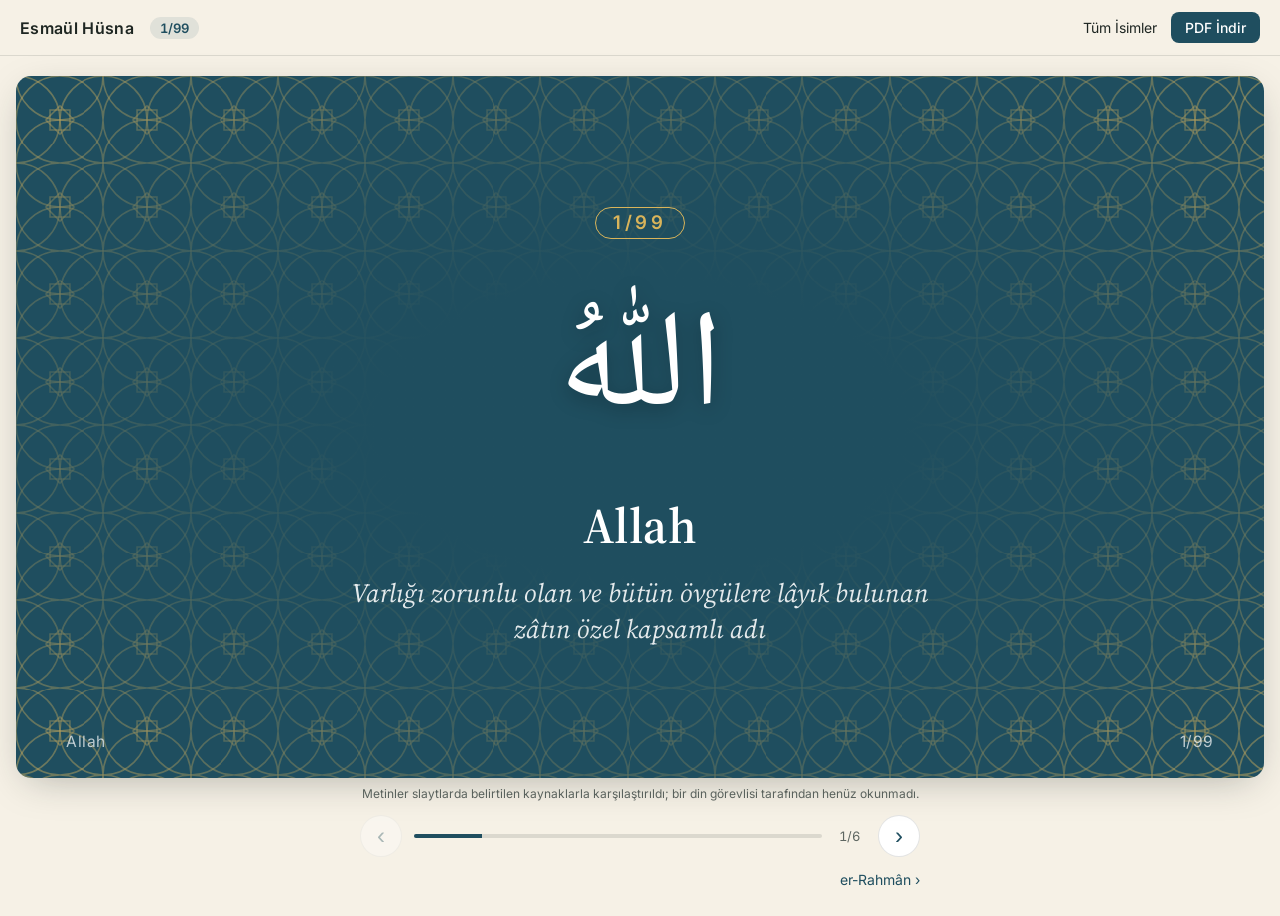
<file: index.html>
<!doctype html>
<html lang="tr">
<head>
  <meta charset="utf-8">
  <meta name="viewport" content="width=device-width, initial-scale=1">
  <title>Esmaül Hüsna</title>
  <meta name="description" content="Her gün 99 esmadan biri, görsellerle zenginleştirilmiş bir sunum olarak.">
  <link rel="preconnect" href="https://fonts.googleapis.com">
  <link rel="preconnect" href="https://fonts.gstatic.com" crossorigin>
  <link rel="stylesheet" href="https://fonts.googleapis.com/css2?family=Noto+Naskh+Arabic:wght@400;600;700&family=Source+Serif+4:ital,opsz,wght@0,8..60,400;0,8..60,600;1,8..60,400&family=Inter:wght@400;500;600&display=swap">
  <link rel="stylesheet" href="css/stil.css">
  <link rel="stylesheet" href="css/yazdir.css" media="print">
</head>
<body>
  <header class="ust-bar">
    <a id="marka" class="marka" href="index.html">Esmaül Hüsna</a>
    <span id="sayac" class="sayac">–/99</span>
    <nav class="ust-linkler">
      <a id="arsiv-link" href="arsiv.html">Tüm İsimler</a>
      <a id="pdf-indir" class="buton" href="#">PDF İndir</a>
    </nav>
  </header>

  <main>
    <div id="sahne" class="sahne"></div>

    <div id="kontroller" class="kontroller" hidden>
      <button id="geri" class="ok" aria-label="Önceki slayt">‹</button>
      <div class="ilerleme"><div id="ilerleme-dolu" class="ilerleme-dolu"></div></div>
      <span id="slayt-no" class="slayt-sayac">1/6</span>
      <button id="ileri" class="ok" aria-label="Sonraki slayt">›</button>
    </div>

    <nav id="esma-gezinme" class="esma-gezinme"></nav>
  </main>

  <script src="veri/ayetler.js"></script>
  <script src="veri/esmalar.js"></script>
  <script src="js/ortak.js"></script>
  <script src="js/desen.js"></script>
  <script src="js/sunum.js"></script>
</body>
</html>
</file>
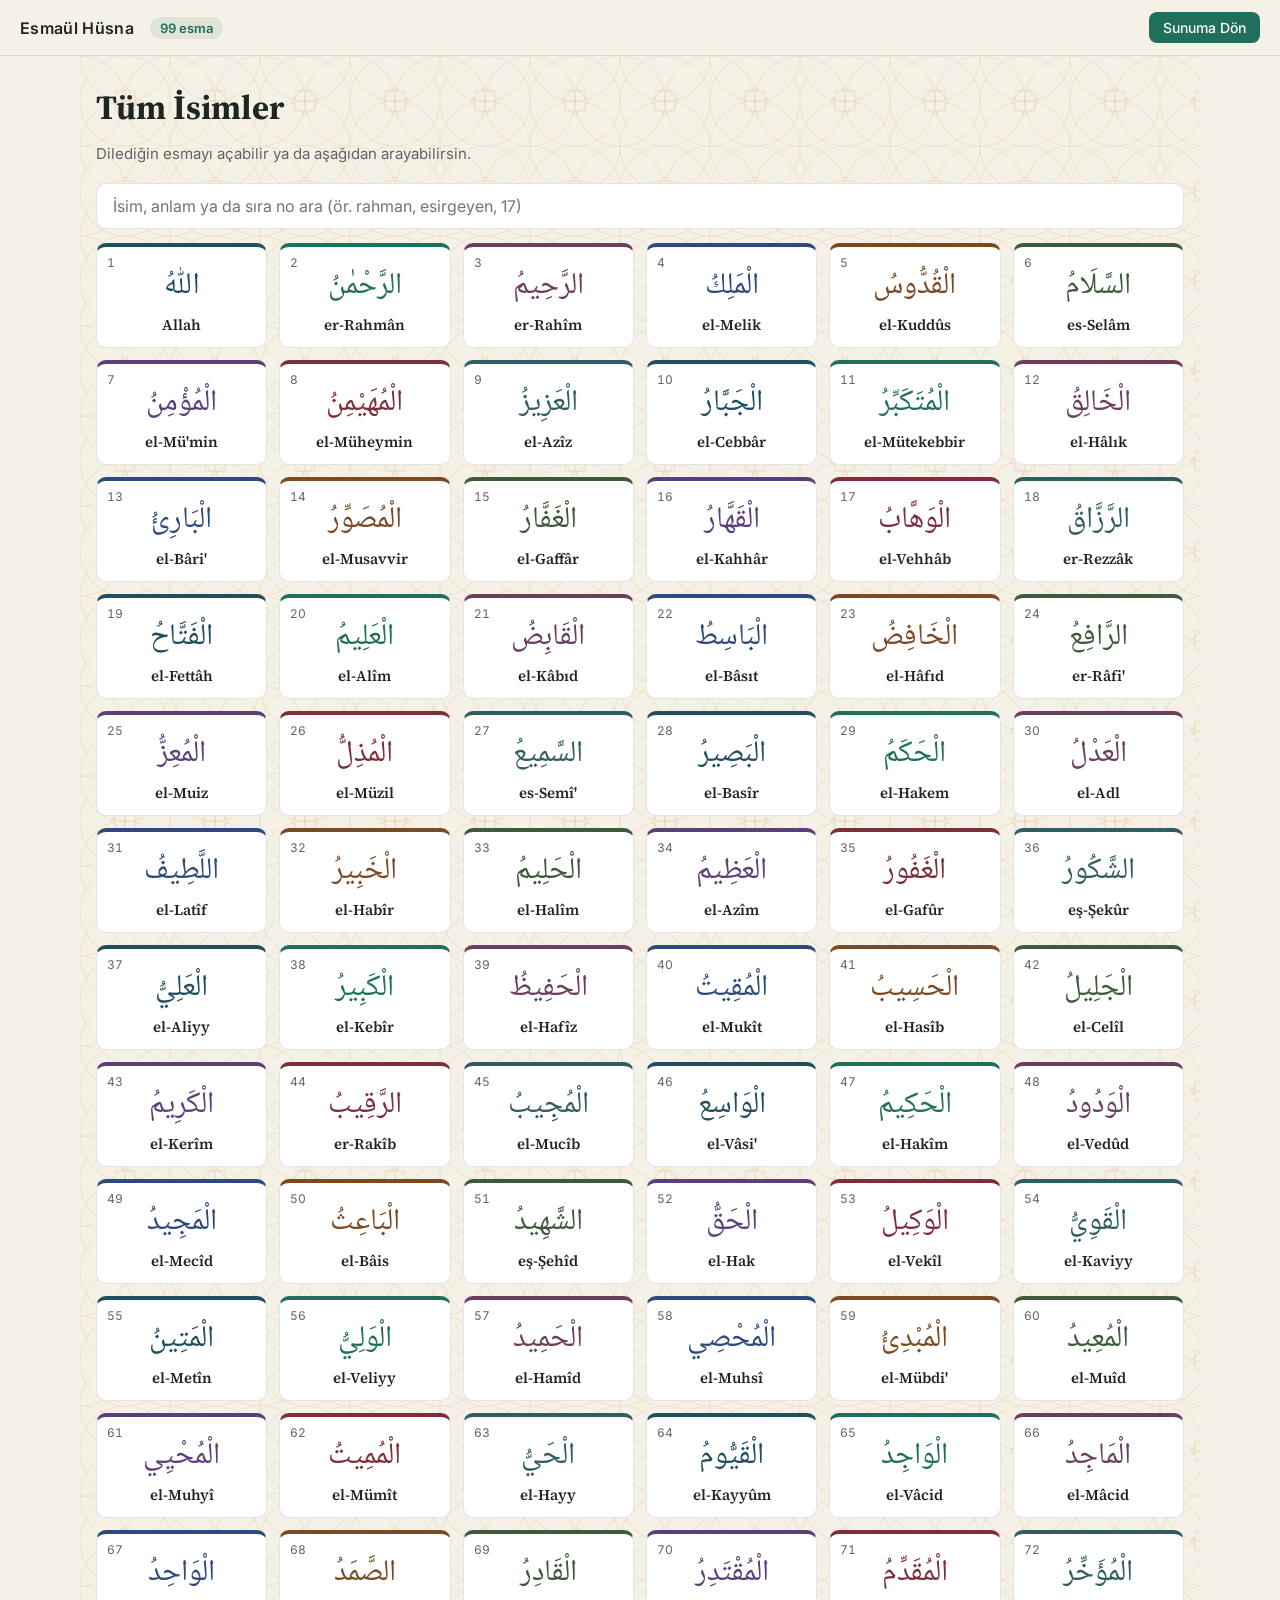
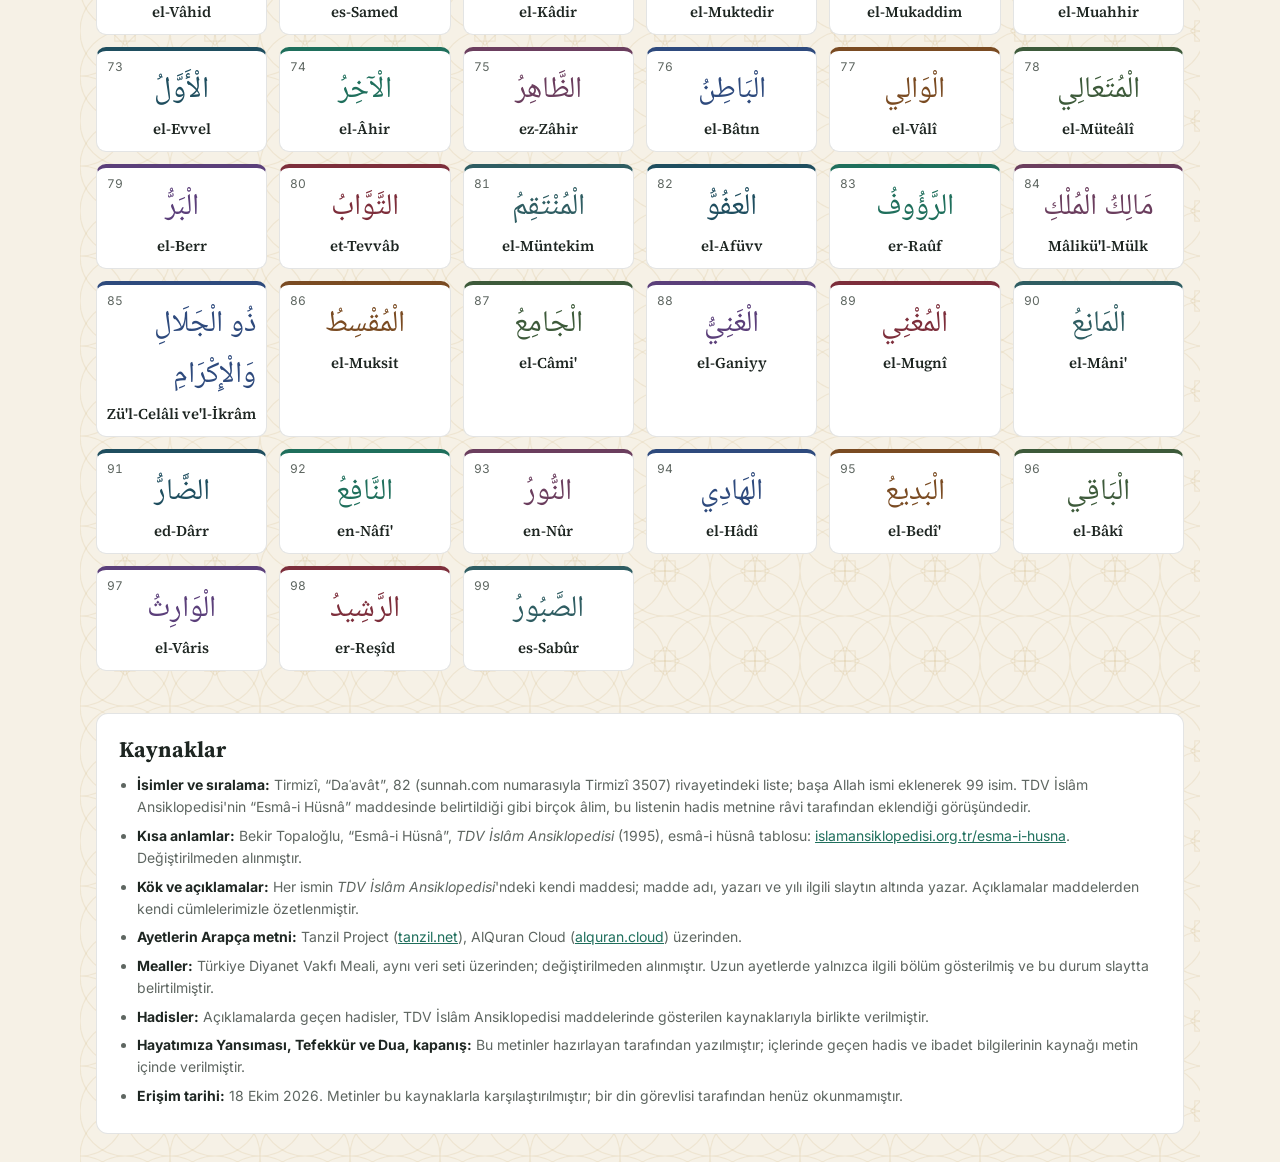
<file: arsiv.html>
<!doctype html>
<html lang="tr">
<head>
  <meta charset="utf-8">
  <meta name="viewport" content="width=device-width, initial-scale=1">
  <title>Tüm İsimler · Esmaül Hüsna</title>
  <link rel="preconnect" href="https://fonts.googleapis.com">
  <link rel="preconnect" href="https://fonts.gstatic.com" crossorigin>
  <link rel="stylesheet" href="https://fonts.googleapis.com/css2?family=Noto+Naskh+Arabic:wght@400;600;700&family=Source+Serif+4:ital,opsz,wght@0,8..60,400;0,8..60,600;1,8..60,400&family=Inter:wght@400;500;600&display=swap">
  <link rel="stylesheet" href="css/stil.css">
</head>
<body class="arsiv-sayfa">
  <header class="ust-bar">
    <a id="marka" class="marka" href="index.html">Esmaül Hüsna</a>
    <span id="sayac" class="sayac">–/99</span>
    <nav class="ust-linkler">
      <a id="bugun-link" class="buton" href="index.html">Sunuma Dön</a>
    </nav>
  </header>

  <main class="arsiv">
    <h1>Tüm İsimler</h1>
    <p id="ozet" class="arsiv-ozet"></p>
    <input id="arama" class="arama" type="search" placeholder="İsim, anlam ya da sıra no ara (ör. rahman, esirgeyen, 17)" autocomplete="off" aria-label="Esma ara">
    <div id="izgara" class="izgara"></div>
    <p id="sonuc-yok" class="sonuc-yok" hidden>Aramaya uyan esma bulunamadı.</p>
    <section class="kaynaklar">
      <h2>Kaynaklar</h2>
      <ul>
        <li><strong>İsimler ve sıralama:</strong> Tirmizî, “Daʿavât”, 82 (sunnah.com numarasıyla Tirmizî 3507) rivayetindeki liste; başa Allah ismi eklenerek 99 isim. TDV İslâm Ansiklopedisi'nin “Esmâ-i Hüsnâ” maddesinde belirtildiği gibi birçok âlim, bu listenin hadis metnine râvi tarafından eklendiği görüşündedir.</li>
        <li><strong>Kısa anlamlar:</strong> Bekir Topaloğlu, “Esmâ-i Hüsnâ”, <em>TDV İslâm Ansiklopedisi</em> (1995), esmâ-i hüsnâ tablosu: <a href="https://islamansiklopedisi.org.tr/esma-i-husna">islamansiklopedisi.org.tr/esma-i-husna</a>. Değiştirilmeden alınmıştır.</li>
        <li><strong>Kök ve açıklamalar:</strong> Her ismin <em>TDV İslâm Ansiklopedisi</em>'ndeki kendi maddesi; madde adı, yazarı ve yılı ilgili slaytın altında yazar. Açıklamalar maddelerden kendi cümlelerimizle özetlenmiştir.</li>
        <li><strong>Ayetlerin Arapça metni:</strong> Tanzil Project (<a href="https://tanzil.net">tanzil.net</a>), AlQuran Cloud (<a href="https://alquran.cloud">alquran.cloud</a>) üzerinden.</li>
        <li><strong>Mealler:</strong> Türkiye Diyanet Vakfı Meali, aynı veri seti üzerinden; değiştirilmeden alınmıştır. Uzun ayetlerde yalnızca ilgili bölüm gösterilmiş ve bu durum slaytta belirtilmiştir.</li>
        <li><strong>Hadisler:</strong> Açıklamalarda geçen hadisler, TDV İslâm Ansiklopedisi maddelerinde gösterilen kaynaklarıyla birlikte verilmiştir.</li>
        <li><strong>Hayatımıza Yansıması, Tefekkür ve Dua, kapanış:</strong> Bu metinler hazırlayan tarafından yazılmıştır; içlerinde geçen hadis ve ibadet bilgilerinin kaynağı metin içinde verilmiştir.</li>
        <li><strong>Erişim tarihi:</strong> 18 Ekim 2026. Metinler bu kaynaklarla karşılaştırılmıştır; bir din görevlisi tarafından henüz okunmamıştır.</li>
      </ul>
    </section>
  </main>

  <script src="veri/esmalar.js"></script>
  <script src="js/ortak.js"></script>
  <script src="js/desen.js"></script>
  <script src="js/arsiv.js"></script>
</body>
</html>
</file>
<file: css/stil.css>
:root {
  --kagit: #F6F1E6;
  --kagit-koyu: #EDE4D1;
  --murekkep: #1E2622;
  --soluk: #5E6661;
  --altin: #B8913A;
  --altin-acik: #D9B45A;
  --esma: #1F6F5C;
  --cizgi: rgba(30, 38, 34, 0.12);
  --serif: "Source Serif 4", Georgia, "Times New Roman", serif;
  --sans: "Inter", system-ui, -apple-system, "Segoe UI", sans-serif;
  --arapca: "Noto Naskh Arabic", "Amiri", "Traditional Arabic", serif;
}

* { box-sizing: border-box; }
html, body { margin: 0; }
body {
  background: var(--kagit);
  color: var(--murekkep);
  font-family: var(--serif);
  min-height: 100vh;
  display: flex;
  flex-direction: column;
}
a { color: var(--esma); }

/* Üst bar */
.ust-bar {
  display: flex;
  align-items: center;
  gap: 16px;
  padding: 12px 20px;
  font-family: var(--sans);
  border-bottom: 1px solid var(--cizgi);
}
.marka { font-weight: 600; color: var(--murekkep); text-decoration: none; letter-spacing: 0.02em; }
.sayac {
  font-size: 13px;
  font-weight: 600;
  color: var(--esma);
  background: color-mix(in srgb, var(--esma) 10%, transparent);
  padding: 3px 10px;
  border-radius: 99px;
  font-variant-numeric: tabular-nums;
}
.ust-linkler { margin-left: auto; display: flex; align-items: center; gap: 14px; }
.ust-linkler a { font-size: 14px; color: var(--murekkep); text-decoration: none; }
.ust-linkler a:hover { text-decoration: underline; }
.ust-linkler .buton,
.ust-linkler .buton:hover {
  background: var(--esma);
  color: #fff;
  padding: 7px 14px;
  border-radius: 8px;
  font-weight: 500;
  text-decoration: none;
}
.ust-linkler .buton[hidden] { display: none; }

main { flex: 1; display: flex; flex-direction: column; align-items: center; padding: 20px 16px 28px; gap: 14px; }
main[hidden] { display: none; }

/* Sahne ve slaytlar: tüm ölçüler slayt genişliğine (cqw) göre, böylece ekranda ve PDF'te aynı oranda */
.sahne {
  width: min(100%, calc((100vh - 190px) * 16 / 9), 1280px);
  container-type: inline-size;
}
.slaytlar { position: relative; }
.slayt {
  --u: 1cqw;
  display: none;
  position: relative;
  aspect-ratio: 16 / 9;
  overflow: hidden;
  border-radius: calc(var(--u) * 1.2);
  background: var(--kagit) var(--desen-acik);
  box-shadow: 0 10px 40px -12px rgba(30, 38, 34, 0.35);
  padding: calc(var(--u) * 4.5) calc(var(--u) * 6) calc(var(--u) * 8);
  flex-direction: column;
}
.slayt.aktif { display: flex; animation: belir 0.35s ease; }
@keyframes belir { from { opacity: 0; transform: translateY(6px); } to { opacity: 1; transform: none; } }

.slayt::before {
  /* İçerik slaytlarında sol kenarda esma renginde desenli şerit */
  content: "";
  position: absolute;
  inset: 0 auto 0 0;
  width: calc(var(--u) * 2.2);
  background: var(--esma) var(--desen);
  background-size: calc(var(--u) * 5);
}

.slayt-ust { display: flex; align-items: baseline; gap: calc(var(--u) * 1.6); margin-bottom: calc(var(--u) * 2.5); }
.slayt-no {
  font-family: var(--sans);
  font-size: calc(var(--u) * 1.4);
  font-weight: 600;
  color: var(--altin);
  border: 1px solid var(--altin);
  border-radius: 99px;
  padding: calc(var(--u) * 0.2) calc(var(--u) * 0.9);
}
.slayt-ust h2 {
  margin: 0;
  font-size: calc(var(--u) * 3.6);
  font-weight: 600;
  color: var(--esma);
  letter-spacing: -0.01em;
}
.govde { flex: 1; display: flex; flex-direction: column; justify-content: center; gap: calc(var(--u) * 1.6); }
.govde p { margin: 0; font-size: calc(var(--u) * 2.05); line-height: 1.55; max-width: 62ch; }
.govde .vurgu { font-size: calc(var(--u) * 3); line-height: 1.3; font-weight: 600; }
.govde .kok { font-family: var(--sans); font-size: calc(var(--u) * 1.5); color: var(--soluk); }
.govde .buyuk-metin { font-size: calc(var(--u) * 2.5); line-height: 1.55; }
.ortali { align-items: center; text-align: center; }
.ortali p, .ortali blockquote { max-width: 70ch; }

.arapca { font-family: var(--arapca); line-height: 1.6; }
.ayet { font-size: calc(var(--u) * 3.4) !important; color: var(--esma); line-height: 1.8 !important; }
blockquote { margin: 0; font-style: italic; font-size: calc(var(--u) * 2.3); line-height: 1.5; }
.kaynak { font-family: var(--sans); font-size: calc(var(--u) * 1.5) !important; color: var(--altin); font-weight: 600; letter-spacing: 0.04em; }

.iki-kolon { flex-direction: row; align-items: stretch; gap: calc(var(--u) * 3); }
.kutu {
  flex: 1;
  background: rgba(255, 255, 255, 0.6);
  border: 1px solid var(--cizgi);
  border-radius: calc(var(--u) * 1);
  padding: calc(var(--u) * 3);
  display: flex;
  flex-direction: column;
  justify-content: center;
}
.kutu h3 { margin: 0 0 calc(var(--u) * 1.2); font-family: var(--sans); font-size: calc(var(--u) * 1.4); text-transform: uppercase; letter-spacing: 0.12em; color: var(--altin); }
.kutu p { font-size: calc(var(--u) * 2.4); line-height: 1.5; }
.kutu.dua { background: color-mix(in srgb, var(--esma) 8%, white); }
.kutu.dua p { font-style: italic; }

.slayt-alt {
  position: absolute;
  left: calc(var(--u) * 6);
  right: calc(var(--u) * 4);
  bottom: calc(var(--u) * 2.2);
  display: flex;
  justify-content: space-between;
  font-family: var(--sans);
  font-size: calc(var(--u) * 1.25);
  color: var(--soluk);
  letter-spacing: 0.04em;
}

.slayt-kaynak {
  position: absolute;
  left: calc(var(--u) * 6);
  right: calc(var(--u) * 4);
  bottom: calc(var(--u) * 4.4);
  margin: 0;
  font-family: var(--sans);
  font-size: calc(var(--u) * 1.05);
  line-height: 1.4;
  color: var(--soluk);
  font-style: italic;
}
.slayt-kaynak:empty { display: none; }
.kapanis .slayt-kaynak { color: rgba(255, 255, 255, 0.65); left: calc(var(--u) * 4); text-align: center; }

/* Kapak ve kapanış: koyu zemin, altın desen */
.kapak, .kapanis {
  background: var(--esma) var(--desen);
  background-size: calc(var(--u) * 7);
  color: #fff;
  padding: calc(var(--u) * 4);
}
.kapak::before, .kapanis::before {
  /* Ortada desenin üstüne yumuşak bir ışık halkası */
  width: auto;
  inset: 0;
  background: radial-gradient(ellipse at center, var(--esma) 30%, color-mix(in srgb, var(--esma) 55%, transparent) 70%, transparent 100%);
}
.kapak-ic {
  position: relative;
  flex: 1;
  display: flex;
  flex-direction: column;
  align-items: center;
  justify-content: center;
  text-align: center;
}
.kapak-sira {
  font-family: var(--sans);
  font-size: calc(var(--u) * 1.5);
  font-weight: 600;
  letter-spacing: 0.2em;
  color: var(--altin-acik);
  border: 1px solid var(--altin-acik);
  border-radius: 99px;
  padding: calc(var(--u) * 0.3) calc(var(--u) * 1.4);
  margin-bottom: calc(var(--u) * 1.5);
}
.buyuk { font-size: calc(var(--u) * 11); line-height: 1.7; color: #fff; text-shadow: 0 0.04em 0.15em rgba(0, 0, 0, 0.25); }
.orta { font-size: calc(var(--u) * 7); line-height: 1.5; }
.okunus { font-size: calc(var(--u) * 4); font-weight: 600; letter-spacing: 0.01em; }
.anlam-kisa { margin-top: calc(var(--u) * 1.2); font-size: calc(var(--u) * 2.1); font-style: italic; opacity: 0.88; max-width: 48ch; }
.kapak .slayt-alt, .kapanis .slayt-alt { color: rgba(255, 255, 255, 0.7); left: calc(var(--u) * 4); }
.ozet { font-size: calc(var(--u) * 2.8); line-height: 1.4; max-width: 40ch; margin: calc(var(--u) * 1) 0 calc(var(--u) * 3); }
.yarin {
  font-family: var(--sans);
  font-size: calc(var(--u) * 1.6);
  color: var(--altin-acik);
  margin: 0;
}
.yarin strong { color: #fff; }
.yarin span { font-family: var(--arapca); font-size: 1.3em; color: #fff; }

.taslak-notu { margin: 8px 0 0; font-family: var(--sans); font-size: 12px; color: var(--soluk); text-align: center; }

/* Kontroller */
.kontroller { display: flex; align-items: center; gap: 12px; width: min(100%, 560px); font-family: var(--sans); }
.kontroller[hidden] { display: none; }
.ok {
  width: 42px; height: 42px;
  border-radius: 50%;
  border: 1px solid var(--cizgi);
  background: #fff;
  color: var(--esma);
  font-size: 24px;
  line-height: 1;
  cursor: pointer;
}
.ok:disabled { opacity: 0.35; cursor: default; }
.ok:not(:disabled):hover { background: var(--esma); color: #fff; }
.ilerleme { flex: 1; height: 4px; background: var(--cizgi); border-radius: 4px; overflow: hidden; }
.ilerleme-dolu { height: 100%; width: 0; background: var(--esma); transition: width 0.3s ease; }
.slayt-sayac { font-size: 13px; color: var(--soluk); font-variant-numeric: tabular-nums; min-width: 2.5em; text-align: center; }

.esma-gezinme { display: flex; justify-content: space-between; width: min(100%, 560px); font-family: var(--sans); font-size: 14px; }
.esma-gezinme a { text-decoration: none; }
.esma-gezinme a:hover { text-decoration: underline; }

/* Mesaj ekranı (yakında, kilitli, hazırlanıyor) */
.mesaj {
  position: relative;
  overflow: hidden;
  text-align: center;
  background: #fff;
  border: 1px solid var(--cizgi);
  border-radius: 16px;
  padding: 48px 24px;
  max-width: 640px;
  margin: 6vh auto 0;
}
.mesaj-desen { position: absolute; inset: 0 0 auto; height: 10px; background-size: 30px; background-color: var(--esma); }
.mesaj h1 { margin: 0 0 12px; color: var(--esma); font-size: 32px; }
.mesaj p { font-size: 18px; line-height: 1.6; color: var(--soluk); margin: 0; }
.mesaj .arapca { color: var(--esma); margin-top: 12px; font-size: 64px; }

/* Arşiv */
.arsiv { width: min(100%, 1120px); margin: 0 auto; align-items: stretch; background: var(--desen-acik); }
.arsiv h1 { margin: 8px 0 0; font-size: 34px; color: var(--murekkep); }
.arsiv-ozet { margin: 0 0 6px; color: var(--soluk); font-family: var(--sans); font-size: 15px; }
.arama {
  width: 100%;
  font: 16px var(--sans); /* 16px: iPhone'da odaklanınca sayfa yakınlaşmasın */
  padding: 12px 16px;
  border: 1px solid var(--cizgi);
  border-radius: 10px;
  background: #fff;
  color: var(--murekkep);
}
.arama:focus { outline: 2px solid var(--altin); outline-offset: 1px; }
.kart[hidden] { display: none; }
.sonuc-yok { font-family: var(--sans); color: var(--soluk); text-align: center; margin: 12px 0; }
.izgara { display: grid; grid-template-columns: repeat(auto-fill, minmax(150px, 1fr)); gap: 12px; }
.kart {
  position: relative;
  display: flex;
  flex-direction: column;
  align-items: center;
  gap: 2px;
  padding: 14px 10px 12px;
  background: #fff;
  border: 1px solid var(--cizgi);
  border-top: 4px solid var(--kart-renk);
  border-radius: 10px;
  text-decoration: none;
  color: var(--murekkep);
  transition: transform 0.15s ease, box-shadow 0.15s ease;
}
a.kart:hover { transform: translateY(-2px); box-shadow: 0 8px 20px -10px rgba(30, 38, 34, 0.4); }
.kart .arapca { font-size: 30px; color: var(--kart-renk); line-height: 1.7; }
.kart-sira { position: absolute; top: 8px; left: 10px; font-family: var(--sans); font-size: 12px; color: var(--soluk); font-variant-numeric: tabular-nums; }
.kart-okunus { font-size: 15px; font-weight: 600; text-align: center; }
.kart.kilitli { opacity: 0.45; filter: grayscale(0.7); }
.kilit { position: absolute; top: 6px; right: 8px; font-size: 13px; }
.kaynaklar { margin-top: 28px; padding: 20px 22px; background: #fff; border: 1px solid var(--cizgi); border-radius: 12px; }
.kaynaklar h2 { margin: 0 0 10px; font-size: 22px; }
.kaynaklar ul { margin: 0; padding-left: 18px; }
.kaynaklar li { font-family: var(--sans); font-size: 14px; line-height: 1.6; color: var(--soluk); margin-bottom: 6px; overflow-wrap: anywhere; }
.kaynaklar strong { color: var(--murekkep); }

/* Telefon dikey: slayt dikdörtgene döner, yazılar büyür */
@media (max-width: 700px) and (orientation: portrait) {
  .ust-bar { padding: 10px 16px; gap: 10px; flex-wrap: wrap; }
  .ust-linkler { gap: 10px; }
  .sahne { width: 100%; }
  .slayt {
    --u: 1.85cqw;
    aspect-ratio: 4 / 5.6;
    padding: calc(var(--u) * 4) calc(var(--u) * 3.5) calc(var(--u) * 9) calc(var(--u) * 4.5);
  }
  .slayt::before { width: calc(var(--u) * 1.4); }
  .iki-kolon { flex-direction: column; gap: calc(var(--u) * 2); }
  .buyuk { font-size: calc(var(--u) * 11); }
  .slayt-alt, .slayt-kaynak { left: calc(var(--u) * 4.5); right: calc(var(--u) * 3); }
  .slayt-kaynak { font-size: calc(var(--u) * 1.1); }
  .govde p { font-size: calc(var(--u) * 2.2); }
  .kapak, .kapanis { padding: calc(var(--u) * 4); }
  .izgara { grid-template-columns: repeat(2, 1fr); }
}
</file>
<file: css/yazdir.css>
/* PDF / yazdırma düzeni: yatay 16:9, her sayfa bir slayt */
@page { size: 1280px 720px; margin: 0; }

* { -webkit-print-color-adjust: exact; print-color-adjust: exact; }

html, body { background: var(--kagit); }
.ust-bar, .kontroller, .esma-gezinme, .taslak-notu { display: none !important; }
main { padding: 0; gap: 0; display: block; }

.sahne { width: 1280px; }
.slayt {
  --u: 12.8px;
  display: flex !important;
  width: 1280px;
  height: 720px;
  aspect-ratio: auto;
  border-radius: 0;
  box-shadow: none;
  animation: none !important;
  break-after: page;
  page-break-after: always;
}
.slayt:last-child { break-after: auto; page-break-after: auto; }
</file>
